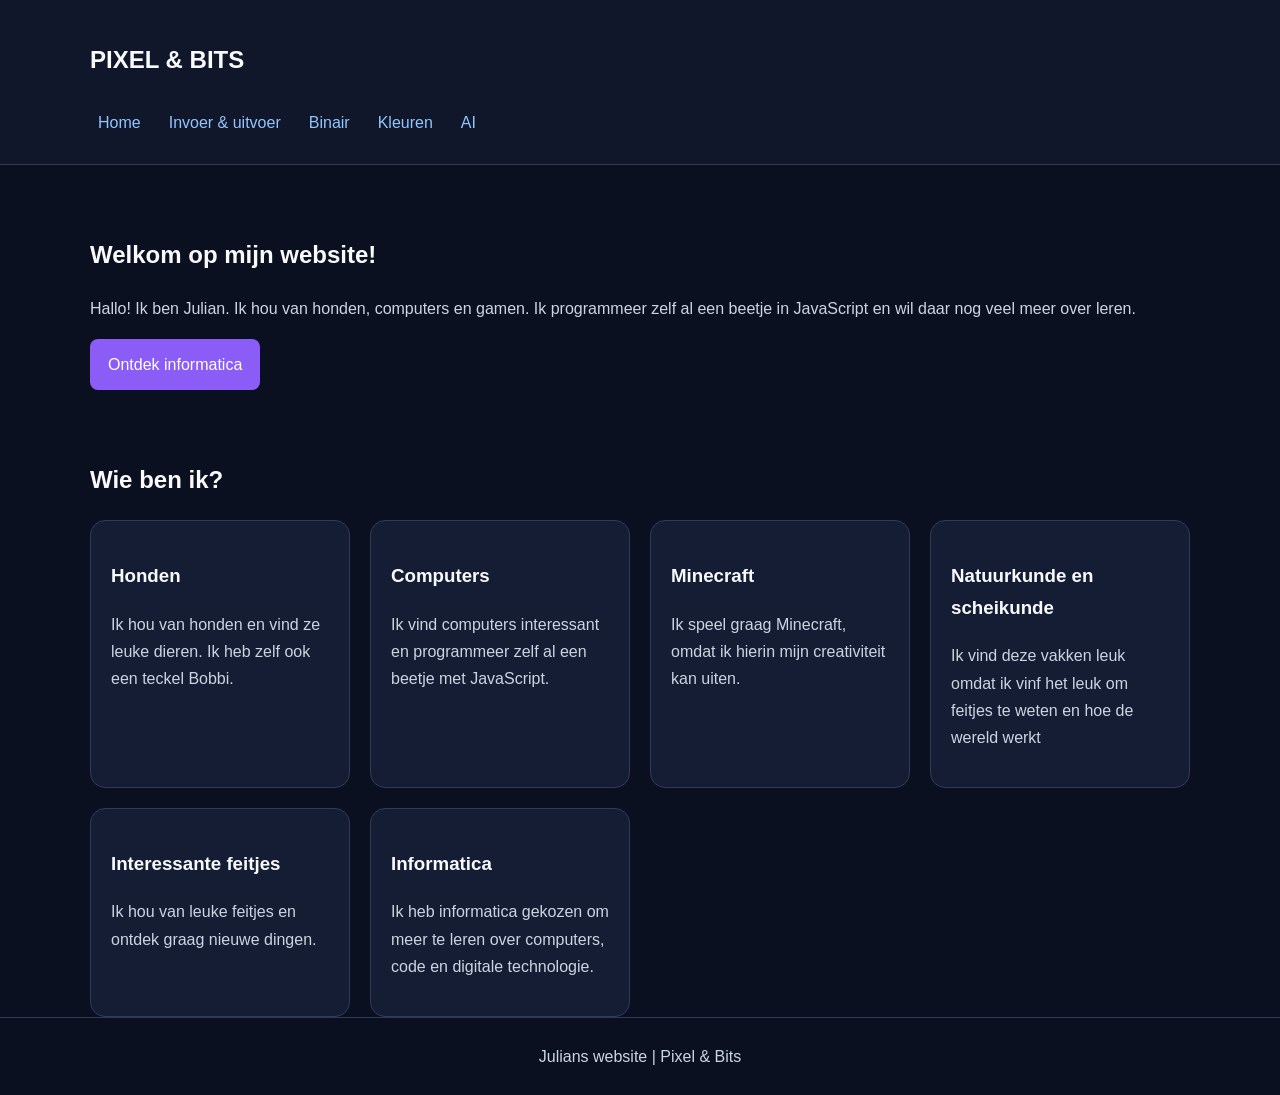
<file: index.html>
<!DOCTYPE html>
<html lang="nl">
<head>
    <!-- Instellingen van mijn website -->
    <meta charset="UTF-8">
    <meta name="viewport" content="width=device-width, initial-scale=1.0">
    <title>Julians website | Pixel & Bits</title>

    <!-- Koppel het CSS-bestand voor de kleuren -->
    <link rel="stylesheet" href="style.css">
</head>
<body>

    <!-- Menu bovenaan de website -->
    <header>
        <div class="container">
            <h2>PIXEL & BITS</h2>
            <nav>
                <a href="index.html">Home</a>
                <a href="invoer-verwerking-uitvoer.html">Invoer & uitvoer</a>
                <a href="binair.html">Binair</a>
                <a href="kleurmodellen.html">Kleuren</a>
                <a href="ai.html">AI</a>
            </nav>
        </div>
    </header>

    <!-- Introductie -->
    <main>
        <section class="hero">
            <div class="container">
                <h1>Welkom op mijn website!</h1>
                <p>
                    Hallo! Ik ben Julian. Ik hou van honden, computers
                    en gamen. Ik programmeer zelf al een beetje
                    in JavaScript en wil daar nog veel meer over leren.
                </p>
                <a class="button" href="invoer-verwerking-uitvoer.html">
                    Ontdek informatica
                </a>
            </div>
        </section>

        <!-- Informatie over mijn interesses -->
        <section class="container">
            <h2>Wie ben ik?</h2>
            <div class="grid">
                <article class="card">
                    <h3> Honden</h3>
                    <p>Ik hou van honden en vind ze leuke dieren. Ik heb zelf ook een teckel Bobbi.</p>
                </article>

                <article class="card">
                    <h3> Computers</h3>
                    <p>
                        Ik vind computers interessant en programmeer
                        zelf al een beetje met JavaScript.
                    </p>
                </article>

                <article class="card">
                    <h3> Minecraft</h3>
                    <p>
                        Ik speel graag Minecraft, omdat ik hierin
                        mijn creativiteit kan uiten.
                    </p>
                </article>

                <article class="card">
                    <h3> Natuurkunde en scheikunde</h3>
                    <p>
                        Ik vind deze vakken leuk omdat ik vinf het leuk om feitjes te weten en
                        hoe de wereld werkt
                    </p>
                </article>

                <article class="card">
                    <h3> Interessante feitjes</h3>
                    <p>
                        Ik hou van leuke feitjes en ontdek graag
                        nieuwe dingen.
                    </p>
                </article>

                <article class="card">
                    <h3> Informatica</h3>
                    <p>
                        Ik heb informatica gekozen om meer te leren
                        over computers, code en digitale technologie.
                    </p>
                </article>
            </div>
        </section>
    </main>

    <!-- Onderaan de pagina -->
    <footer>
        <div class="container">
            Julians website | Pixel & Bits
        </div>
    </footer>

</body>
</html>
</file>
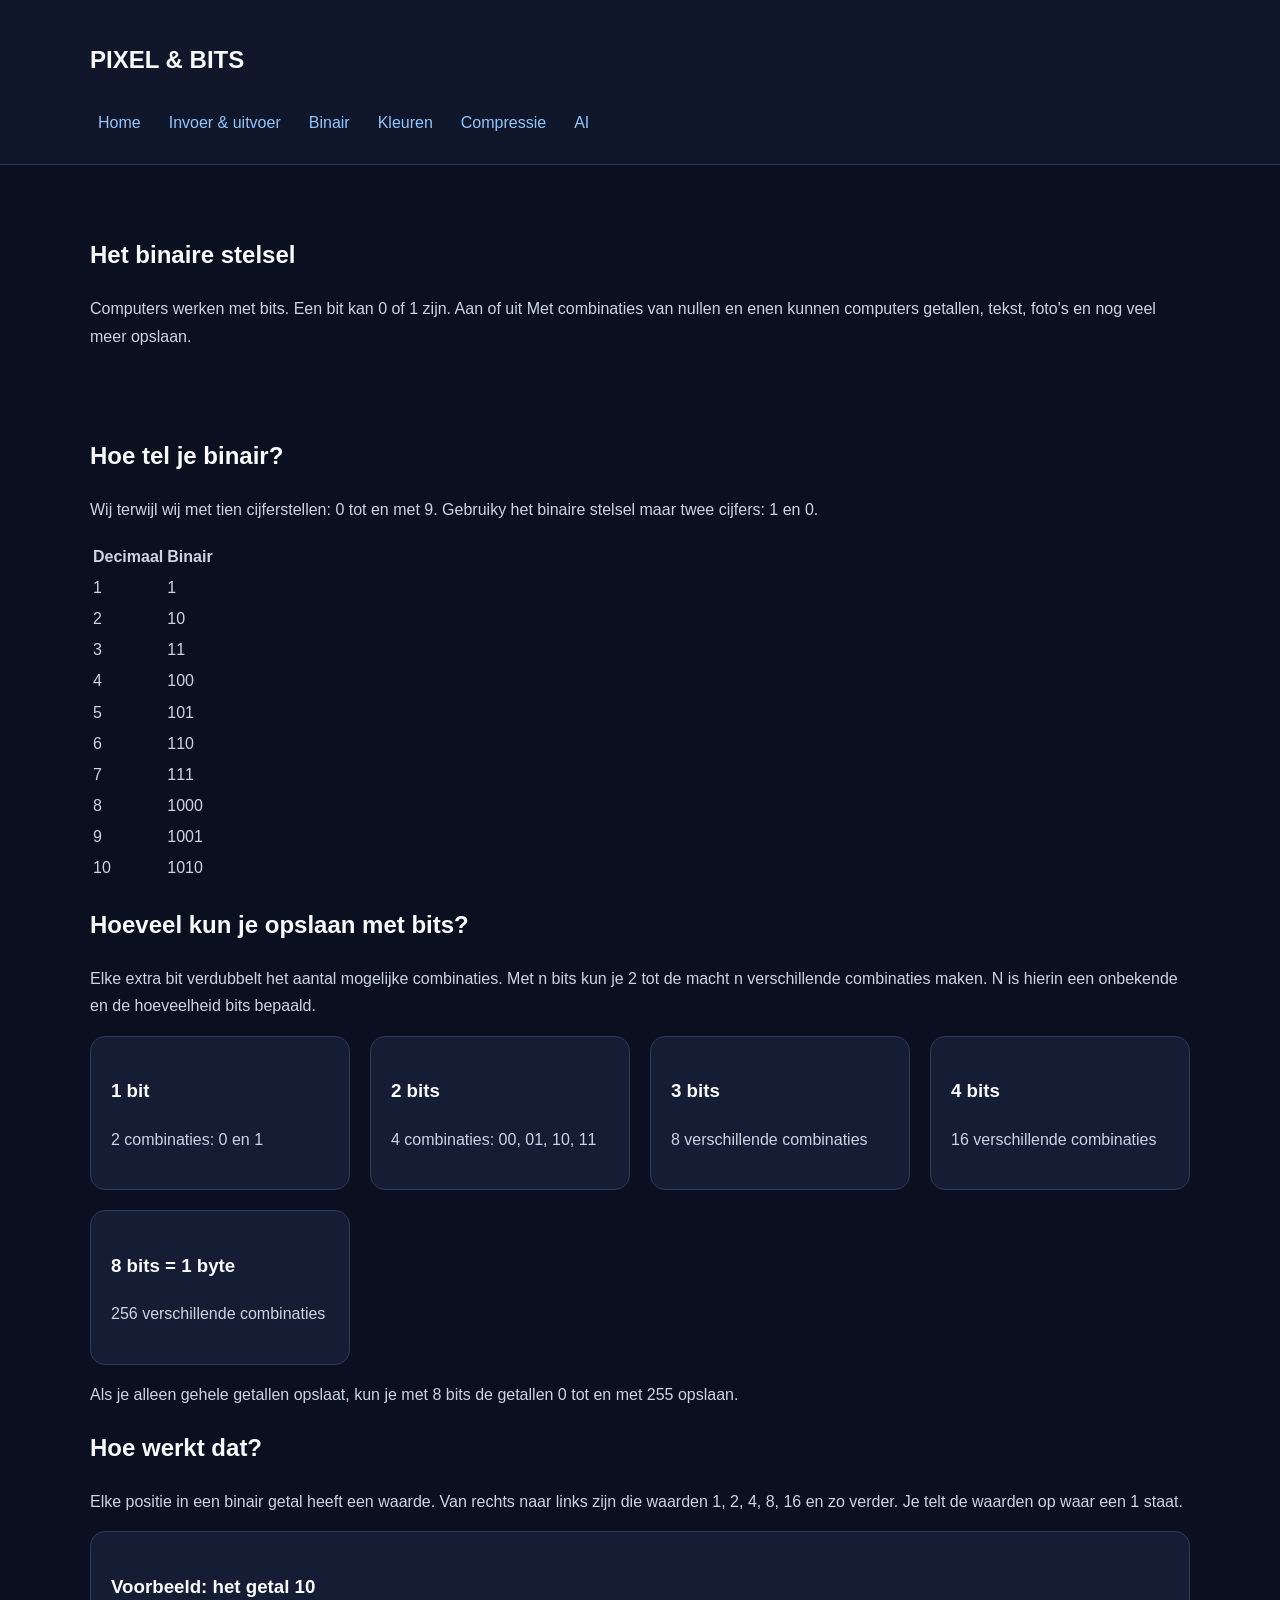
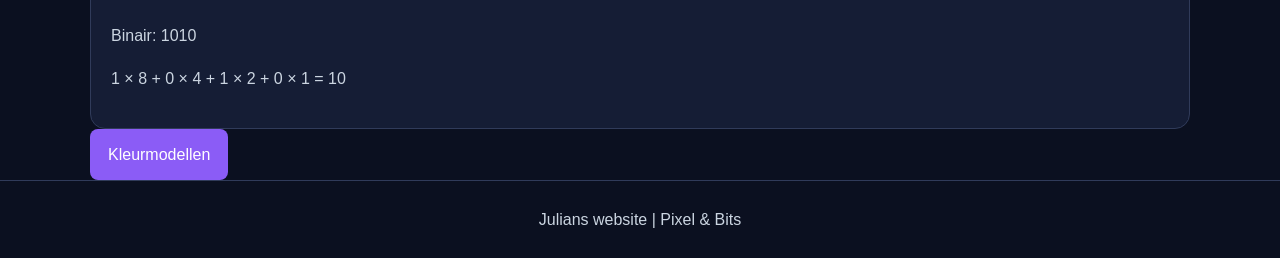
<file: binair.html>
<!DOCTYPE html>
<html lang="nl">
<head>
    <meta charset="UTF-8">
    <meta name="viewport" content="width=device-width, initial-scale=1.0">
    <title>Binair | Pixel & Bits</title>
    <link rel="stylesheet" href="style.css">
</head>
<body>

    <header>
        <div class="container">
            <h2>PIXEL & BITS</h2>
            <nav>
                <a href="index.html">Home</a>
                <a href="invoer-verwerking-uitvoer.html">Invoer & uitvoer</a>
                <a href="binair.html">Binair</a>
                <a href="kleurmodellen.html">Kleuren</a>
                <a href="compressie.html">Compressie</a>
                <a href="ai.html">AI</a>
            </nav>
        </div>
    </header>

    <main>
        <section class="hero">
            <div class="container">
                <h1>Het binaire stelsel</h1>
                <p>
                    Computers werken met bits. Een bit kan 0 of 1 zijn. Aan of uit
                    Met combinaties van nullen en enen kunnen computers
                    getallen, tekst, foto's en nog veel meer opslaan.
                </p>
            </div>
        </section>

        <section class="container">
            <h2>Hoe tel je binair?</h2>
            <p>
                Wij terwijl wij met tien cijferstellen: 0 tot en met 9.
                Gebruiky het binaire stelsel maar twee cijfers: 1 en 0.
            </p>

            <table>
                <tr>
                    <th>Decimaal</th>
                    <th>Binair</th>
                </tr>
                <tr><td>1</td><td>1</td></tr>
                <tr><td>2</td><td>10</td></tr>
                <tr><td>3</td><td>11</td></tr>
                <tr><td>4</td><td>100</td></tr>
                <tr><td>5</td><td>101</td></tr>
                <tr><td>6</td><td>110</td></tr>
                <tr><td>7</td><td>111</td></tr>
                <tr><td>8</td><td>1000</td></tr>
                <tr><td>9</td><td>1001</td></tr>
                <tr><td>10</td><td>1010</td></tr>
            </table>
        </section>

        <section class="container">
            <h2>Hoeveel kun je opslaan met bits?</h2>
            <p>
                Elke extra bit verdubbelt het aantal mogelijke combinaties.
                Met n bits kun je 2 tot de macht n verschillende combinaties maken.
                N is hierin een onbekende en de hoeveelheid bits bepaald.
            </p>

            <div class="grid">
                <article class="card">
                    <h3>1 bit</h3>
                    <p>2 combinaties: 0 en 1</p>
                </article>
                <article class="card">
                    <h3>2 bits</h3>
                    <p>4 combinaties: 00, 01, 10, 11</p>
                </article>
                <article class="card">
                    <h3>3 bits</h3>
                    <p>8 verschillende combinaties</p>
                </article>
                <article class="card">
                    <h3>4 bits</h3>
                    <p>16 verschillende combinaties</p>
                </article>
                <article class="card">
                    <h3>8 bits = 1 byte</h3>
                    <p>256 verschillende combinaties</p>
                </article>
            </div>

            <p>
                Als je alleen gehele getallen opslaat,
                kun je met 8 bits de getallen 0 tot en met 255 opslaan.
            </p>
        </section>

        <section class="container">
            <h2>Hoe werkt dat?</h2>
            <p>
                Elke positie in een binair getal heeft een waarde.
                Van rechts naar links zijn die waarden 1, 2, 4, 8, 16
                en zo verder. Je telt de waarden op waar een 1 staat.
            </p>

            <article class="card">
                <h3>Voorbeeld: het getal 10</h3>
                <p>Binair: 1010</p>
                <p>1 × 8 + 0 × 4 + 1 × 2 + 0 × 1 = 10</p>
            </article>
        </section>

        <section class="container">
            <a class="button" href="kleurmodellen.html">
                Kleurmodellen
            </a>
        </section>
    </main>

    <footer>
        <div class="container">
            Julians website | Pixel & Bits
        </div>
    </footer>

</body>
</html>
</file>
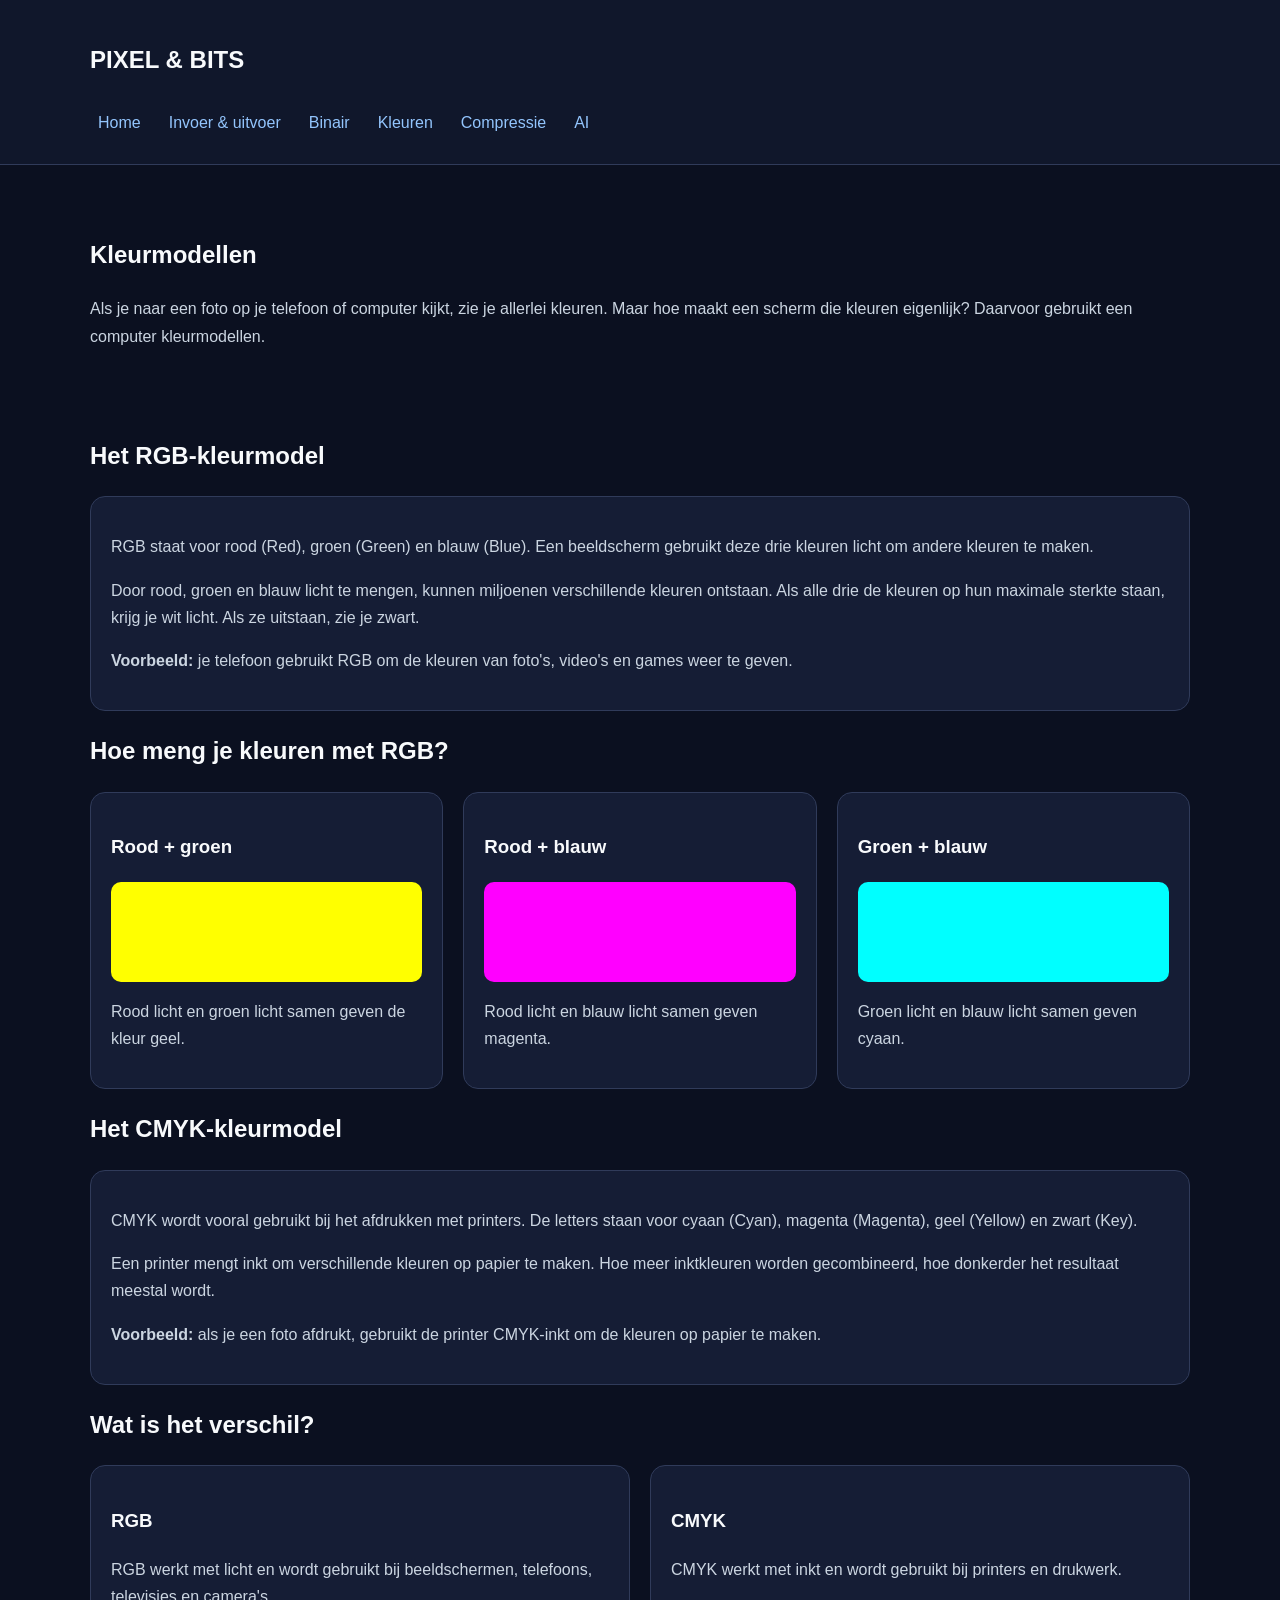
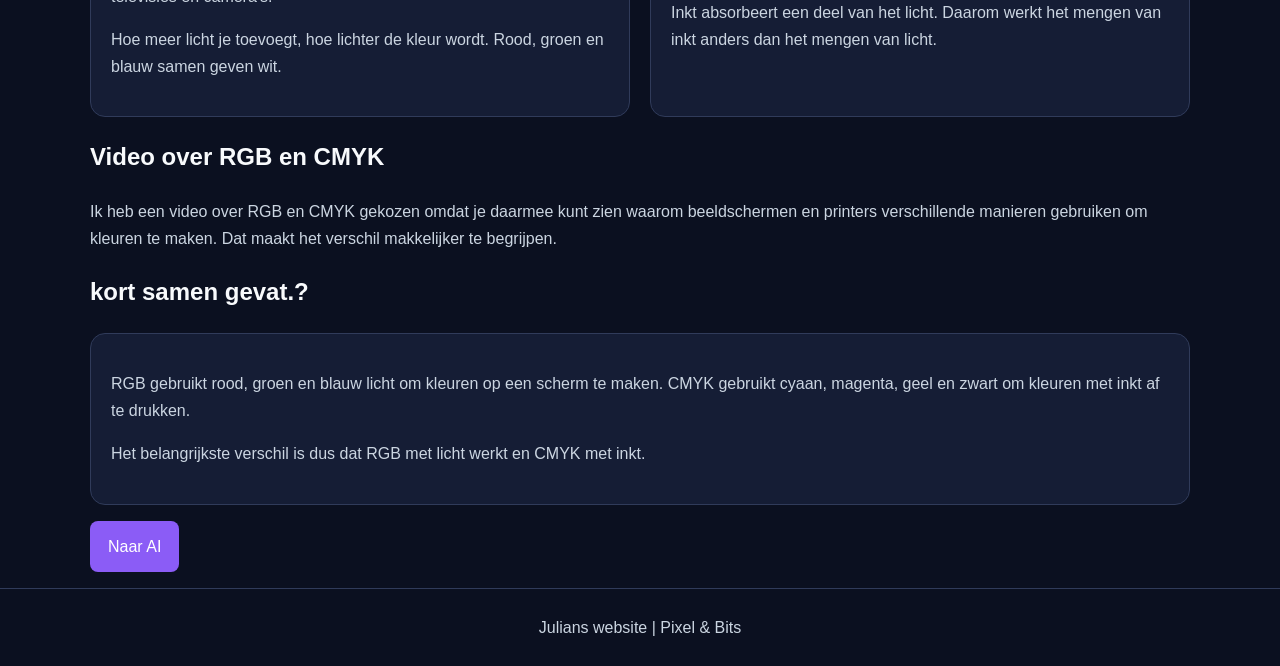
<file: kleurmodellen.html>
<!DOCTYPE html>
<html lang="nl">
<head>
    <!-- Instellingen van de pagina -->
    <meta charset="UTF-8">
    <meta name="viewport" content="width=device-width, initial-scale=1.0">
    <title>Kleurmodellen | Pixel & Bits</title>

    <!-- Koppeling met het CSS-bestand -->
    <link rel="stylesheet" href="style.css">
</head>
<body>

    <!-- Menu bovenaan de website -->
    <header>
        <div class="container">
            <h2>PIXEL & BITS</h2>
            <nav>
                <a href="index.html">Home</a>
                <a href="invoer-verwerking-uitvoer.html">Invoer & uitvoer</a>
                <a href="binair.html">Binair</a>
                <a href="kleurmodellen.html">Kleuren</a>
                <a href="compressie.html">Compressie</a>
                <a href="ai.html">AI</a>
            </nav>
        </div>
    </header>

    <main>

        <!-- Introductie van kleurmodellen -->
        <section class="hero">
            <div class="container">
                <h1>Kleurmodellen</h1>
                <p>
                    Als je naar een foto op je telefoon of computer kijkt,
                    zie je allerlei kleuren. Maar hoe maakt een scherm die
                    kleuren eigenlijk? Daarvoor gebruikt een computer
                    kleurmodellen.
                </p>
            </div>
        </section>

        <!-- Uitleg over RGB -->
        <section class="container">
            <h2>Het RGB-kleurmodel</h2>

            <article class="card">

                <p>
                    RGB staat voor rood (Red), groen (Green) en blauw (Blue).
                    Een beeldscherm gebruikt deze drie kleuren licht om
                    andere kleuren te maken.
                </p>

                <p>
                    Door rood, groen en blauw licht te mengen, kunnen
                    miljoenen verschillende kleuren ontstaan. Als alle
                    drie de kleuren op hun maximale sterkte staan,
                    krijg je wit licht. Als ze uitstaan, zie je zwart.
                </p>

                <p>
                    <strong>Voorbeeld:</strong> je telefoon gebruikt RGB
                    om de kleuren van foto's, video's en games weer te geven.
                </p>
            </article>
        </section>

        <!-- Voorbeelden van RGB-kleuren -->
        <section class="container">
            <h2>Hoe meng je kleuren met RGB?</h2>

            <div class="grid">

                <article class="card">
                    <h3>Rood + groen</h3>
                    <div style="background: #ffff00; height: 100px; border-radius: 10px;"></div>
                    <p>
                        Rood licht en groen licht samen geven de kleur geel.
                    </p>
                </article>

                <article class="card">
                    <h3>Rood + blauw</h3>
                    <div style="background: #ff00ff; height: 100px; border-radius: 10px;"></div>
                    <p>
                        Rood licht en blauw licht samen geven magenta.
                    </p>
                </article>

                <article class="card">
                    <h3>Groen + blauw</h3>
                    <div style="background: #00ffff; height: 100px; border-radius: 10px;"></div>
                    <p>
                        Groen licht en blauw licht samen geven cyaan.
                    </p>
                </article>

            </div>
        </section>

        <!-- Uitleg over CMYK -->
        <section class="container">
            <h2>Het CMYK-kleurmodel</h2>

            <article class="card">

                <p>
                    CMYK wordt vooral gebruikt bij het afdrukken met
                    printers. De letters staan voor cyaan (Cyan),
                    magenta (Magenta), geel (Yellow) en zwart (Key).
                </p>

                <p>
                    Een printer mengt inkt om verschillende kleuren
                    op papier te maken. Hoe meer inktkleuren worden
                    gecombineerd, hoe donkerder het resultaat meestal wordt.
                </p>

                <p>
                    <strong>Voorbeeld:</strong> als je een foto afdrukt,
                    gebruikt de printer CMYK-inkt om de kleuren op papier
                    te maken.
                </p>
            </article>
        </section>

        <!-- Verschil tussen RGB en CMYK -->
        <section class="container">
            <h2>Wat is het verschil?</h2>

            <div class="grid">
                <article class="card">
                    <h3>RGB</h3>
                    <p>
                        RGB werkt met licht en wordt gebruikt bij
                        beeldschermen, telefoons, televisies en camera's.
                    </p>
                    <p>
                        Hoe meer licht je toevoegt, hoe lichter de kleur
                        wordt. Rood, groen en blauw samen geven wit.
                    </p>
                </article>

                <article class="card">
                    <h3>CMYK</h3>
                    <p>
                        CMYK werkt met inkt en wordt gebruikt bij printers
                        en drukwerk.
                    </p>
                    <p>
                        Inkt absorbeert een deel van het licht. Daarom
                        werkt het mengen van inkt anders dan het mengen
                        van licht.
                    </p>
                </article>
            </div>
        </section>

        <!-- Video over kleurmodellen -->
        <section class="container">
            <h2>Video over RGB en CMYK</h2>

        
                <p>
                    Ik heb een video over RGB en CMYK gekozen omdat je
                    daarmee kunt zien waarom beeldschermen en printers
                    verschillende manieren gebruiken om kleuren te maken.
                    Dat maakt het verschil makkelijker te begrijpen.
                </p>

                <p>
            </article>
        </section>

        <!-- Samenvatting -->
        <section class="container">
            <h2>kort samen gevat.?</h2>

            <article class="card">
                <p>
                    RGB gebruikt rood, groen en blauw licht om kleuren
                    op een scherm te maken. CMYK gebruikt cyaan,
                    magenta, geel en zwart om kleuren met inkt af te drukken.
                </p>
                <p>
                    Het belangrijkste verschil is dus dat RGB met licht
                    werkt en CMYK met inkt.
                </p>
            </article>

            <p>
                <a class="button" href="ai.html">
                    Naar AI
                </a>
            </p>
        </section>

    </main>

    <!-- Onderaan de website -->
    <footer>
        <div class="container">
            Julians website | Pixel & Bits
        </div>
    </footer>

</body>
</html>
</file>
<file: style.css>
/* Kleuren van mijn website */
:root {
    --achtergrond: #0b1020;
    --kaart: #151d35;
    --paars: #8b5cf6;
    --lichtblauw: #93c5fd;
    --wit: #f8fafc;
    --tekst: #cbd5e1;
}

/* Algemene opmaak */
* {
    box-sizing: border-box;
}

body {
    margin: 0;
    font-family: Arial, sans-serif;
    background: var(--achtergrond);
    color: var(--tekst);
    line-height: 1.7;
}

/* Inhoud in het midden */
.container {
    width: 92%;
    max-width: 1100px;
    margin: auto;
}

/* Menu bovenaan */
header {
    background: #10172b;
    padding: 20px 0;
    border-bottom: 1px solid #303b5a;
}

nav {
    display: flex;
    flex-wrap: wrap;
    gap: 12px;
}

nav a {
    color: var(--lichtblauw);
    text-decoration: none;
    padding: 8px;
}

nav a:hover {
    background: var(--paars);
    color: white;
    border-radius: 8px;
}

/* Grote titel */
.hero {
    padding: 50px 0;
}

h1, h2, h3 {
    color: var(--wit);
}

/* Kaarten met onderwerpen */
.grid {
    display: grid;
    grid-template-columns: repeat(auto-fit, minmax(220px, 1fr));
    gap: 20px;
}

.card {
    background: var(--kaart);
    border: 1px solid #303b5a;
    border-radius: 15px;
    padding: 20px;
}

/* Afbeeldingen */
img {
    max-width: 100%;
    height: auto;
    border-radius: 12px;
}

/* Paarse knoppen */
.button {
    display: inline-block;
    background: var(--paars);
    color: white;
    padding: 12px 18px;
    border-radius: 8px;
    text-decoration: none;
}

/* Opmaak van video's */
.video {
    aspect-ratio: 16 / 9;
    width: 100%;
}

.video iframe {
    width: 100%;
    height: 100%;
    border: none;
}

/* Onderaan de pagina */
footer {
    padding: 25px;
    text-align: center;
    border-top: 1px solid #303b5a;
}

/* Opmaak voor kleine schermen */
@media (max-width: 600px) {
    .hero {
        padding: 25px 0;
    }
}
</file>
